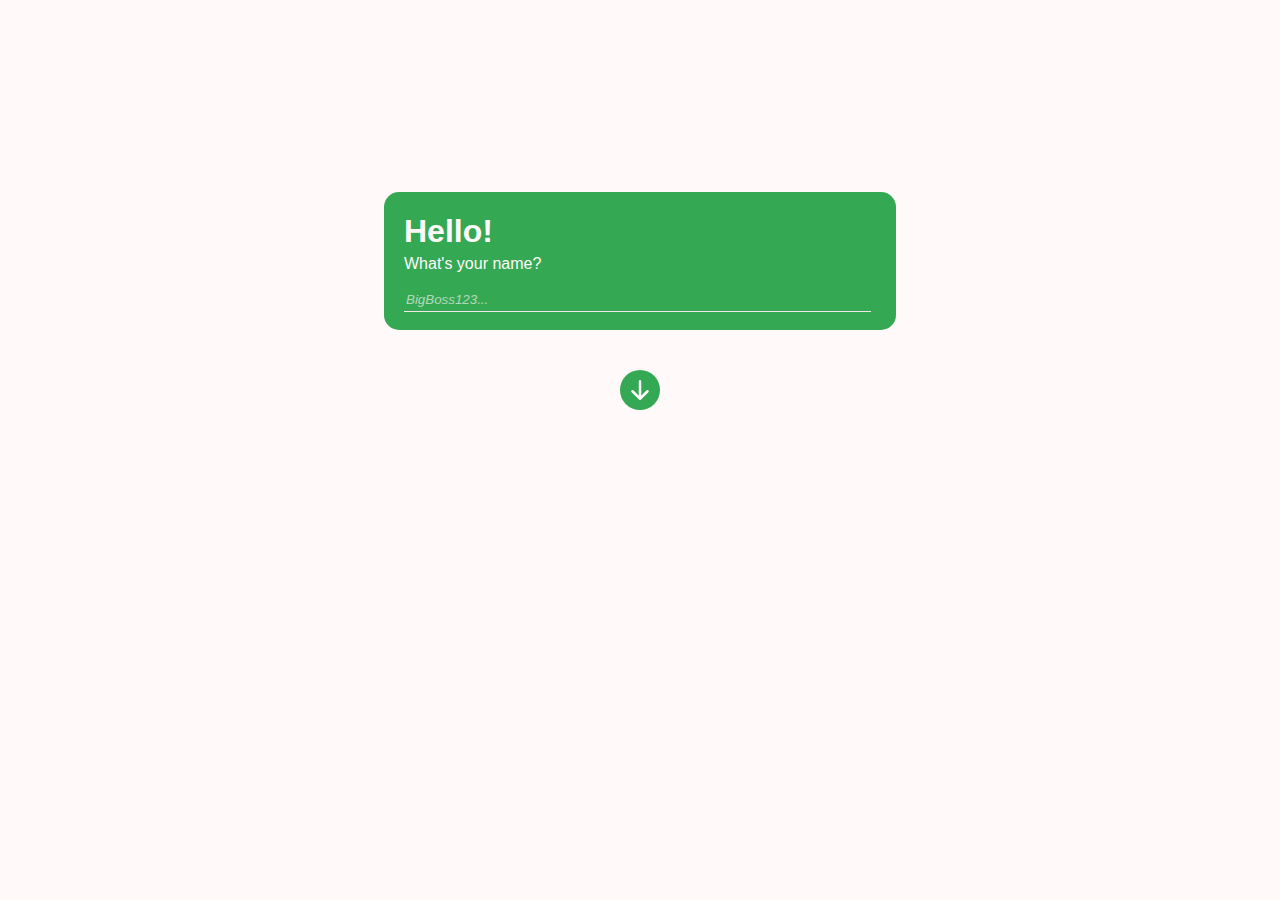
<file: gojek/index.html>
<!DOCTYPE html>
<html lang="en">
<head>
    <meta charset="UTF-8">
    <meta name="viewport" content="width=device-width, initial-scale=1.0">
    <title>GoGo</title>
    <link rel= "stylesheet" href="index.css">
</head>
<body>
    <div class="container"> 
       <div class="box">
        <h1>Hello!</h1>
        <p> What's your name? </p> 
        <input class="username" id="name" type="text" placeholder="BigBoss123..." required>
        <br>
    </div>
    <button onclick="nextpage()" id="next"> <svg xmlns="http://www.w3.org/2000/svg" width="40" height="40" class="next" fill="currentColor" viewBox="0 0 16 16">
        <path d="M16 8A8 8 0 1 1 0 8a8 8 0 0 1 16 0M8.5 4.5a.5.5 0 0 0-1 0v5.793L5.354 8.146a.5.5 0 1 0-.708.708l3 3a.5.5 0 0 0 .708 0l3-3a.5.5 0 0 0-.708-.708L8.5 10.293z"/>
      </svg> </button>
    </div>

    <script src="script.js"></script>
</body>
</html>
</file>
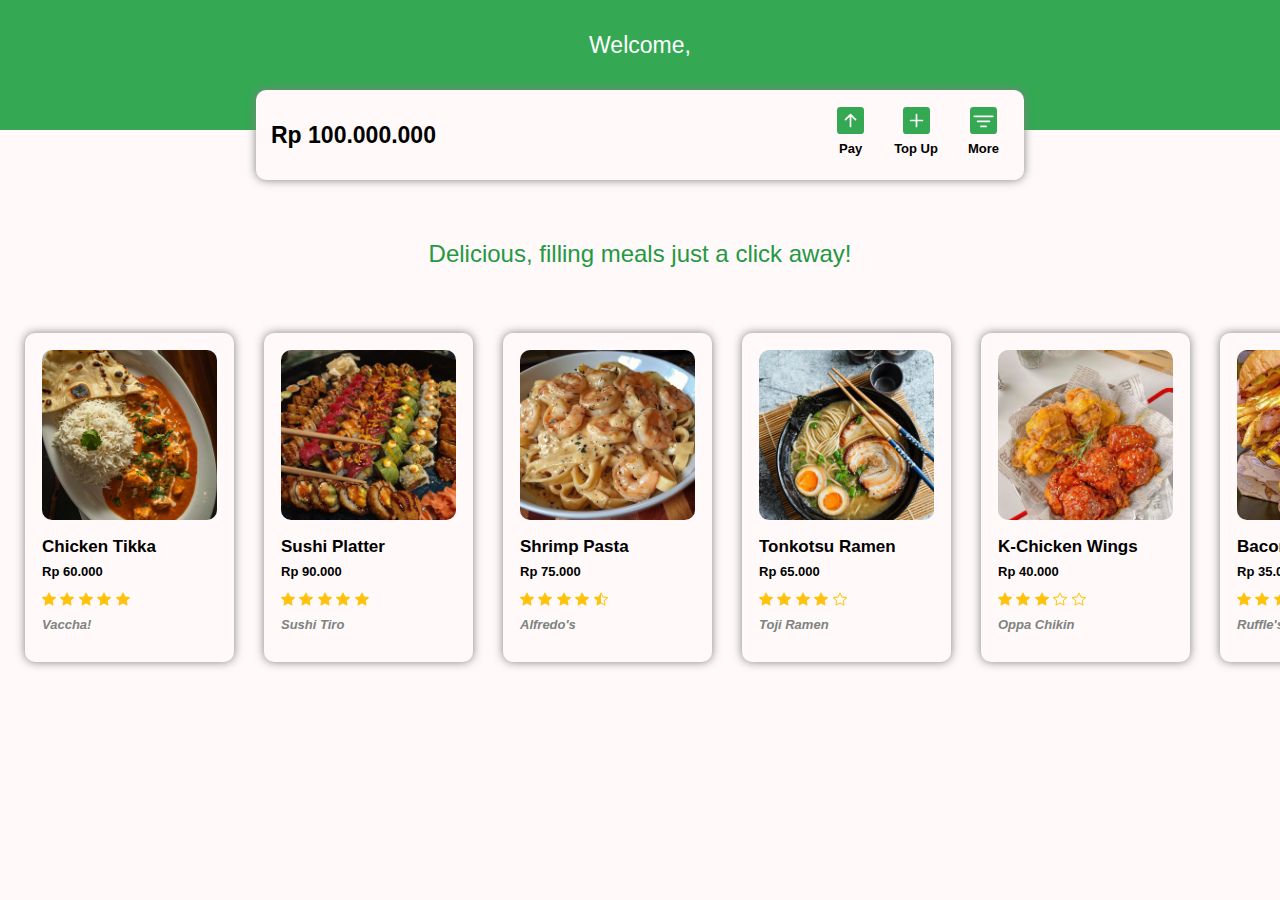
<file: gojek/mainpage.html>
<!DOCTYPE html>
<html lang="en">
<head>
    <meta charset="UTF-8">
    <meta name="viewport" content="width=device-width, initial-scale=1.0">
    <title>GoGo</title>
    <link rel="stylesheet" href="index.css">
</head>
<body>
    <div class="header">
        <p id="usnshow"> Welcome, </p>
        <div class="balance"> 
            <p>Rp 100.000.000</p>
            <div class="icons">
                <div class="pericon">
                    <svg xmlns="http://www.w3.org/2000/svg" width="27" height="27" fill="#34a853" class="pericon" viewBox="0 0 16 16">
                    <path d="M2 16a2 2 0 0 1-2-2V2a2 2 0 0 1 2-2h12a2 2 0 0 1 2 2v12a2 2 0 0 1-2 2zm6.5-4.5V5.707l2.146 2.147a.5.5 0 0 0 .708-.708l-3-3a.5.5 0 0 0-.708 0l-3 3a.5.5 0 1 0 .708.708L7.5 5.707V11.5a.5.5 0 0 0 1 0"/>
                  </svg> 
                  <p> Pay</p>
                </div>
                
                <div class="pericon"> 
                    <svg xmlns="http://www.w3.org/2000/svg" width="27" height="27" fill="#34a853" class="pericon" viewBox="0 0 16 16">
                    <path d="M2 0a2 2 0 0 0-2 2v12a2 2 0 0 0 2 2h12a2 2 0 0 0 2-2V2a2 2 0 0 0-2-2zm6.5 4.5v3h3a.5.5 0 0 1 0 1h-3v3a.5.5 0 0 1-1 0v-3h-3a.5.5 0 0 1 0-1h3v-3a.5.5 0 0 1 1 0"/>
                  </svg> 
                  <p> Top Up</p>
                </div>
                  
                <div class="pericon"> 
                    <svg xmlns="http://www.w3.org/2000/svg" width="27" height="27" fill="#34a853" class="pericon" viewBox="0 0 16 16">
                    <path d="M2 0a2 2 0 0 0-2 2v12a2 2 0 0 0 2 2h12a2 2 0 0 0 2-2V2a2 2 0 0 0-2-2zm.5 5h11a.5.5 0 0 1 0 1h-11a.5.5 0 0 1 0-1M4 8.5a.5.5 0 0 1 .5-.5h7a.5.5 0 0 1 0 1h-7a.5.5 0 0 1-.5-.5m2 3a.5.5 0 0 1 .5-.5h3a.5.5 0 0 1 0 1h-3a.5.5 0 0 1-.5-.5"/>
                  </svg> 
                  <p> More</p>
                </div>
                  
            </div>
        </div>
    </div>

    <center> <h2 style="margin-top: 110px; margin-bottom: 40px; font-weight: lighter; color: #249843"> Delicious, filling meals just a click away! </h2> </center>

    <div class="bar"> 
        <div class="menu">
            <img src="chicken tikka.jpg">
            <p id="menuname"> Chicken Tikka </p>
            <p id="price"> Rp 60.000 </p>
            <div class="stars"> 
                <svg xmlns="http://www.w3.org/2000/svg" width="14" height="14" fill="#ffc30f" viewBox="0 0 16 16">
                    <path d="M3.612 15.443c-.386.198-.824-.149-.746-.592l.83-4.73L.173 6.765c-.329-.314-.158-.888.283-.95l4.898-.696L7.538.792c.197-.39.73-.39.927 0l2.184 4.327 4.898.696c.441.062.612.636.282.95l-3.522 3.356.83 4.73c.078.443-.36.79-.746.592L8 13.187l-4.389 2.256z"/>
                </svg>
                <svg xmlns="http://www.w3.org/2000/svg" width="14" height="14" fill="#ffc30f" viewBox="0 0 16 16">
                    <path d="M3.612 15.443c-.386.198-.824-.149-.746-.592l.83-4.73L.173 6.765c-.329-.314-.158-.888.283-.95l4.898-.696L7.538.792c.197-.39.73-.39.927 0l2.184 4.327 4.898.696c.441.062.612.636.282.95l-3.522 3.356.83 4.73c.078.443-.36.79-.746.592L8 13.187l-4.389 2.256z"/>
                </svg>
                <svg xmlns="http://www.w3.org/2000/svg" width="14" height="14" fill="#ffc30f" viewBox="0 0 16 16">
                    <path d="M3.612 15.443c-.386.198-.824-.149-.746-.592l.83-4.73L.173 6.765c-.329-.314-.158-.888.283-.95l4.898-.696L7.538.792c.197-.39.73-.39.927 0l2.184 4.327 4.898.696c.441.062.612.636.282.95l-3.522 3.356.83 4.73c.078.443-.36.79-.746.592L8 13.187l-4.389 2.256z"/>
                </svg>
                <svg xmlns="http://www.w3.org/2000/svg" width="14" height="14" fill="#ffc30f" viewBox="0 0 16 16">
                    <path d="M3.612 15.443c-.386.198-.824-.149-.746-.592l.83-4.73L.173 6.765c-.329-.314-.158-.888.283-.95l4.898-.696L7.538.792c.197-.39.73-.39.927 0l2.184 4.327 4.898.696c.441.062.612.636.282.95l-3.522 3.356.83 4.73c.078.443-.36.79-.746.592L8 13.187l-4.389 2.256z"/>
                </svg>
                <svg xmlns="http://www.w3.org/2000/svg" width="14" height="14" fill="#ffc30f" viewBox="0 0 16 16">
                    <path d="M3.612 15.443c-.386.198-.824-.149-.746-.592l.83-4.73L.173 6.765c-.329-.314-.158-.888.283-.95l4.898-.696L7.538.792c.197-.39.73-.39.927 0l2.184 4.327 4.898.696c.441.062.612.636.282.95l-3.522 3.356.83 4.73c.078.443-.36.79-.746.592L8 13.187l-4.389 2.256z"/>
                </svg>
            </div>
            <p id="resto">Vaccha!</p>
        </div>
        <div class="menu">
            <img src="sushi platter.jpg">
            <p id="menuname"> Sushi Platter </p>
            <p id="price"> Rp 90.000 </p>
            <div class="stars"> 
                <svg xmlns="http://www.w3.org/2000/svg" width="14" height="14" fill="#ffc30f" viewBox="0 0 16 16">
                    <path d="M3.612 15.443c-.386.198-.824-.149-.746-.592l.83-4.73L.173 6.765c-.329-.314-.158-.888.283-.95l4.898-.696L7.538.792c.197-.39.73-.39.927 0l2.184 4.327 4.898.696c.441.062.612.636.282.95l-3.522 3.356.83 4.73c.078.443-.36.79-.746.592L8 13.187l-4.389 2.256z"/>
                </svg>
                <svg xmlns="http://www.w3.org/2000/svg" width="14" height="14" fill="#ffc30f" viewBox="0 0 16 16">
                    <path d="M3.612 15.443c-.386.198-.824-.149-.746-.592l.83-4.73L.173 6.765c-.329-.314-.158-.888.283-.95l4.898-.696L7.538.792c.197-.39.73-.39.927 0l2.184 4.327 4.898.696c.441.062.612.636.282.95l-3.522 3.356.83 4.73c.078.443-.36.79-.746.592L8 13.187l-4.389 2.256z"/>
                </svg>
                <svg xmlns="http://www.w3.org/2000/svg" width="14" height="14" fill="#ffc30f" viewBox="0 0 16 16">
                    <path d="M3.612 15.443c-.386.198-.824-.149-.746-.592l.83-4.73L.173 6.765c-.329-.314-.158-.888.283-.95l4.898-.696L7.538.792c.197-.39.73-.39.927 0l2.184 4.327 4.898.696c.441.062.612.636.282.95l-3.522 3.356.83 4.73c.078.443-.36.79-.746.592L8 13.187l-4.389 2.256z"/>
                </svg>
                <svg xmlns="http://www.w3.org/2000/svg" width="14" height="14" fill="#ffc30f" viewBox="0 0 16 16">
                    <path d="M3.612 15.443c-.386.198-.824-.149-.746-.592l.83-4.73L.173 6.765c-.329-.314-.158-.888.283-.95l4.898-.696L7.538.792c.197-.39.73-.39.927 0l2.184 4.327 4.898.696c.441.062.612.636.282.95l-3.522 3.356.83 4.73c.078.443-.36.79-.746.592L8 13.187l-4.389 2.256z"/>
                </svg>
                <svg xmlns="http://www.w3.org/2000/svg" width="14" height="14" fill="#ffc30f" viewBox="0 0 16 16">
                    <path d="M3.612 15.443c-.386.198-.824-.149-.746-.592l.83-4.73L.173 6.765c-.329-.314-.158-.888.283-.95l4.898-.696L7.538.792c.197-.39.73-.39.927 0l2.184 4.327 4.898.696c.441.062.612.636.282.95l-3.522 3.356.83 4.73c.078.443-.36.79-.746.592L8 13.187l-4.389 2.256z"/>
                </svg>
            </div>
            <p id="resto">Sushi Tiro</p>
        </div>
        <div class="menu">
            <img src="pasta.jpg">
            <p id="menuname"> Shrimp Pasta </p>
            <p id="price"> Rp 75.000 </p>
            <div class="stars"> 
                <svg xmlns="http://www.w3.org/2000/svg" width="14" height="14" fill="#ffc30f" viewBox="0 0 16 16">
                    <path d="M3.612 15.443c-.386.198-.824-.149-.746-.592l.83-4.73L.173 6.765c-.329-.314-.158-.888.283-.95l4.898-.696L7.538.792c.197-.39.73-.39.927 0l2.184 4.327 4.898.696c.441.062.612.636.282.95l-3.522 3.356.83 4.73c.078.443-.36.79-.746.592L8 13.187l-4.389 2.256z"/>
                </svg>
                <svg xmlns="http://www.w3.org/2000/svg" width="14" height="14" fill="#ffc30f" viewBox="0 0 16 16">
                    <path d="M3.612 15.443c-.386.198-.824-.149-.746-.592l.83-4.73L.173 6.765c-.329-.314-.158-.888.283-.95l4.898-.696L7.538.792c.197-.39.73-.39.927 0l2.184 4.327 4.898.696c.441.062.612.636.282.95l-3.522 3.356.83 4.73c.078.443-.36.79-.746.592L8 13.187l-4.389 2.256z"/>
                </svg>
                <svg xmlns="http://www.w3.org/2000/svg" width="14" height="14" fill="#ffc30f" viewBox="0 0 16 16">
                    <path d="M3.612 15.443c-.386.198-.824-.149-.746-.592l.83-4.73L.173 6.765c-.329-.314-.158-.888.283-.95l4.898-.696L7.538.792c.197-.39.73-.39.927 0l2.184 4.327 4.898.696c.441.062.612.636.282.95l-3.522 3.356.83 4.73c.078.443-.36.79-.746.592L8 13.187l-4.389 2.256z"/>
                </svg>
                <svg xmlns="http://www.w3.org/2000/svg" width="14" height="14" fill="#ffc30f" viewBox="0 0 16 16">
                    <path d="M3.612 15.443c-.386.198-.824-.149-.746-.592l.83-4.73L.173 6.765c-.329-.314-.158-.888.283-.95l4.898-.696L7.538.792c.197-.39.73-.39.927 0l2.184 4.327 4.898.696c.441.062.612.636.282.95l-3.522 3.356.83 4.73c.078.443-.36.79-.746.592L8 13.187l-4.389 2.256z"/>
                </svg>
                <svg xmlns="http://www.w3.org/2000/svg" width="14" height="14" fill="#ffc30f"  viewBox="0 0 16 16">
                    <path d="M5.354 5.119 7.538.792A.52.52 0 0 1 8 .5c.183 0 .366.097.465.292l2.184 4.327 4.898.696A.54.54 0 0 1 16 6.32a.55.55 0 0 1-.17.445l-3.523 3.356.83 4.73c.078.443-.36.79-.746.592L8 13.187l-4.389 2.256a.5.5 0 0 1-.146.05c-.342.06-.668-.254-.6-.642l.83-4.73L.173 6.765a.55.55 0 0 1-.172-.403.6.6 0 0 1 .085-.302.51.51 0 0 1 .37-.245zM8 12.027a.5.5 0 0 1 .232.056l3.686 1.894-.694-3.957a.56.56 0 0 1 .162-.505l2.907-2.77-4.052-.576a.53.53 0 0 1-.393-.288L8.001 2.223 8 2.226z"/>
                </svg>
            </div>
            <p id="resto">Alfredo's</p>
        </div>

        <div class="menu">
            <img src="Tonkotsu Ramen.jpg">
            <p id="menuname"> Tonkotsu Ramen </p>
            <p id="price"> Rp 65.000 </p>
            <div class="stars"> 
                <svg xmlns="http://www.w3.org/2000/svg" width="14" height="14" fill="#ffc30f" viewBox="0 0 16 16">
                    <path d="M3.612 15.443c-.386.198-.824-.149-.746-.592l.83-4.73L.173 6.765c-.329-.314-.158-.888.283-.95l4.898-.696L7.538.792c.197-.39.73-.39.927 0l2.184 4.327 4.898.696c.441.062.612.636.282.95l-3.522 3.356.83 4.73c.078.443-.36.79-.746.592L8 13.187l-4.389 2.256z"/>
                </svg>
                <svg xmlns="http://www.w3.org/2000/svg" width="14" height="14" fill="#ffc30f" viewBox="0 0 16 16">
                    <path d="M3.612 15.443c-.386.198-.824-.149-.746-.592l.83-4.73L.173 6.765c-.329-.314-.158-.888.283-.95l4.898-.696L7.538.792c.197-.39.73-.39.927 0l2.184 4.327 4.898.696c.441.062.612.636.282.95l-3.522 3.356.83 4.73c.078.443-.36.79-.746.592L8 13.187l-4.389 2.256z"/>
                </svg>
                <svg xmlns="http://www.w3.org/2000/svg" width="14" height="14" fill="#ffc30f" viewBox="0 0 16 16">
                    <path d="M3.612 15.443c-.386.198-.824-.149-.746-.592l.83-4.73L.173 6.765c-.329-.314-.158-.888.283-.95l4.898-.696L7.538.792c.197-.39.73-.39.927 0l2.184 4.327 4.898.696c.441.062.612.636.282.95l-3.522 3.356.83 4.73c.078.443-.36.79-.746.592L8 13.187l-4.389 2.256z"/>
                </svg>
                <svg xmlns="http://www.w3.org/2000/svg" width="14" height="14" fill="#ffc30f" viewBox="0 0 16 16">
                    <path d="M3.612 15.443c-.386.198-.824-.149-.746-.592l.83-4.73L.173 6.765c-.329-.314-.158-.888.283-.95l4.898-.696L7.538.792c.197-.39.73-.39.927 0l2.184 4.327 4.898.696c.441.062.612.636.282.95l-3.522 3.356.83 4.73c.078.443-.36.79-.746.592L8 13.187l-4.389 2.256z"/>
                </svg>
                <svg xmlns="http://www.w3.org/2000/svg" width="14" height="14" fill="#ffc30f" viewBox="0 0 16 16">
                    <path d="M2.866 14.85c-.078.444.36.791.746.593l4.39-2.256 4.389 2.256c.386.198.824-.149.746-.592l-.83-4.73 3.522-3.356c.33-.314.16-.888-.282-.95l-4.898-.696L8.465.792a.513.513 0 0 0-.927 0L5.354 5.12l-4.898.696c-.441.062-.612.636-.283.95l3.523 3.356-.83 4.73zm4.905-2.767-3.686 1.894.694-3.957a.56.56 0 0 0-.163-.505L1.71 6.745l4.052-.576a.53.53 0 0 0 .393-.288L8 2.223l1.847 3.658a.53.53 0 0 0 .393.288l4.052.575-2.906 2.77a.56.56 0 0 0-.163.506l.694 3.957-3.686-1.894a.5.5 0 0 0-.461 0z"/>
                </svg>
            </div>
            <p id="resto">Toji Ramen</p>
        </div>

        <div class="menu">
            <img src="kbbq.jpg">
            <p id="menuname"> K-Chicken Wings </p>
            <p id="price"> Rp 40.000 </p>
            <div class="stars"> 
                <svg xmlns="http://www.w3.org/2000/svg" width="14" height="14" fill="#ffc30f" viewBox="0 0 16 16">
                    <path d="M3.612 15.443c-.386.198-.824-.149-.746-.592l.83-4.73L.173 6.765c-.329-.314-.158-.888.283-.95l4.898-.696L7.538.792c.197-.39.73-.39.927 0l2.184 4.327 4.898.696c.441.062.612.636.282.95l-3.522 3.356.83 4.73c.078.443-.36.79-.746.592L8 13.187l-4.389 2.256z"/>
                </svg>
                <svg xmlns="http://www.w3.org/2000/svg" width="14" height="14" fill="#ffc30f" viewBox="0 0 16 16">
                    <path d="M3.612 15.443c-.386.198-.824-.149-.746-.592l.83-4.73L.173 6.765c-.329-.314-.158-.888.283-.95l4.898-.696L7.538.792c.197-.39.73-.39.927 0l2.184 4.327 4.898.696c.441.062.612.636.282.95l-3.522 3.356.83 4.73c.078.443-.36.79-.746.592L8 13.187l-4.389 2.256z"/>
                </svg>
                <svg xmlns="http://www.w3.org/2000/svg" width="14" height="14" fill="#ffc30f" viewBox="0 0 16 16">
                    <path d="M3.612 15.443c-.386.198-.824-.149-.746-.592l.83-4.73L.173 6.765c-.329-.314-.158-.888.283-.95l4.898-.696L7.538.792c.197-.39.73-.39.927 0l2.184 4.327 4.898.696c.441.062.612.636.282.95l-3.522 3.356.83 4.73c.078.443-.36.79-.746.592L8 13.187l-4.389 2.256z"/>
                </svg>
                <svg xmlns="http://www.w3.org/2000/svg" width="14" height="14" fill="#ffc30f" viewBox="0 0 16 16">
                    <path d="M2.866 14.85c-.078.444.36.791.746.593l4.39-2.256 4.389 2.256c.386.198.824-.149.746-.592l-.83-4.73 3.522-3.356c.33-.314.16-.888-.282-.95l-4.898-.696L8.465.792a.513.513 0 0 0-.927 0L5.354 5.12l-4.898.696c-.441.062-.612.636-.283.95l3.523 3.356-.83 4.73zm4.905-2.767-3.686 1.894.694-3.957a.56.56 0 0 0-.163-.505L1.71 6.745l4.052-.576a.53.53 0 0 0 .393-.288L8 2.223l1.847 3.658a.53.53 0 0 0 .393.288l4.052.575-2.906 2.77a.56.56 0 0 0-.163.506l.694 3.957-3.686-1.894a.5.5 0 0 0-.461 0z"/>
                </svg>
                <svg xmlns="http://www.w3.org/2000/svg" width="14" height="14" fill="#ffc30f" viewBox="0 0 16 16">
                    <path d="M2.866 14.85c-.078.444.36.791.746.593l4.39-2.256 4.389 2.256c.386.198.824-.149.746-.592l-.83-4.73 3.522-3.356c.33-.314.16-.888-.282-.95l-4.898-.696L8.465.792a.513.513 0 0 0-.927 0L5.354 5.12l-4.898.696c-.441.062-.612.636-.283.95l3.523 3.356-.83 4.73zm4.905-2.767-3.686 1.894.694-3.957a.56.56 0 0 0-.163-.505L1.71 6.745l4.052-.576a.53.53 0 0 0 .393-.288L8 2.223l1.847 3.658a.53.53 0 0 0 .393.288l4.052.575-2.906 2.77a.56.56 0 0 0-.163.506l.694 3.957-3.686-1.894a.5.5 0 0 0-.461 0z"/>
                </svg>
            </div>
            <p id="resto">Oppa Chikin</p>
        </div>

        <div class="menu">
            <img src="cheeseburger.jpg">
            <p id="menuname"> Bacon Cheese Burger </p>
            <p id="price"> Rp 35.000 </p>
            <div class="stars"> 
                <svg xmlns="http://www.w3.org/2000/svg" width="14" height="14" fill="#ffc30f" viewBox="0 0 16 16">
                    <path d="M3.612 15.443c-.386.198-.824-.149-.746-.592l.83-4.73L.173 6.765c-.329-.314-.158-.888.283-.95l4.898-.696L7.538.792c.197-.39.73-.39.927 0l2.184 4.327 4.898.696c.441.062.612.636.282.95l-3.522 3.356.83 4.73c.078.443-.36.79-.746.592L8 13.187l-4.389 2.256z"/>
                </svg>
                <svg xmlns="http://www.w3.org/2000/svg" width="14" height="14" fill="#ffc30f" viewBox="0 0 16 16">
                    <path d="M3.612 15.443c-.386.198-.824-.149-.746-.592l.83-4.73L.173 6.765c-.329-.314-.158-.888.283-.95l4.898-.696L7.538.792c.197-.39.73-.39.927 0l2.184 4.327 4.898.696c.441.062.612.636.282.95l-3.522 3.356.83 4.73c.078.443-.36.79-.746.592L8 13.187l-4.389 2.256z"/>
                </svg>
                <svg xmlns="http://www.w3.org/2000/svg" width="14" height="14" fill="#ffc30f" viewBox="0 0 16 16">
                    <path d="M3.612 15.443c-.386.198-.824-.149-.746-.592l.83-4.73L.173 6.765c-.329-.314-.158-.888.283-.95l4.898-.696L7.538.792c.197-.39.73-.39.927 0l2.184 4.327 4.898.696c.441.062.612.636.282.95l-3.522 3.356.83 4.73c.078.443-.36.79-.746.592L8 13.187l-4.389 2.256z"/>
                </svg>
                <svg xmlns="http://www.w3.org/2000/svg" width="14" height="14" fill="#ffc30f" viewBox="0 0 16 16">
                    <path d="M3.612 15.443c-.386.198-.824-.149-.746-.592l.83-4.73L.173 6.765c-.329-.314-.158-.888.283-.95l4.898-.696L7.538.792c.197-.39.73-.39.927 0l2.184 4.327 4.898.696c.441.062.612.636.282.95l-3.522 3.356.83 4.73c.078.443-.36.79-.746.592L8 13.187l-4.389 2.256z"/>
                </svg>
                <svg xmlns="http://www.w3.org/2000/svg" width="14" height="14" fill="#ffc30f"  viewBox="0 0 16 16">
                    <path d="M5.354 5.119 7.538.792A.52.52 0 0 1 8 .5c.183 0 .366.097.465.292l2.184 4.327 4.898.696A.54.54 0 0 1 16 6.32a.55.55 0 0 1-.17.445l-3.523 3.356.83 4.73c.078.443-.36.79-.746.592L8 13.187l-4.389 2.256a.5.5 0 0 1-.146.05c-.342.06-.668-.254-.6-.642l.83-4.73L.173 6.765a.55.55 0 0 1-.172-.403.6.6 0 0 1 .085-.302.51.51 0 0 1 .37-.245zM8 12.027a.5.5 0 0 1 .232.056l3.686 1.894-.694-3.957a.56.56 0 0 1 .162-.505l2.907-2.77-4.052-.576a.53.53 0 0 1-.393-.288L8.001 2.223 8 2.226z"/>
                </svg>
            </div>
            <p id="resto">Ruffle's Diner</p>
        </div>
    </div>
    <script src="script.js"></script>
</body>
</html>
</file>
<file: gojek/index.css>
body{
    font-family: Arial, Helvetica, sans-serif;
    background-color: #fff9f9;
    margin: 0;
}

.header{
    background-color: #34a853;
    width: 100%;
    height: 130px;
}

.header p{
    margin: 0;
    padding: 15px;
    height: 60px;
    color: white;
    font-size: 23px;
    display: flex;
    justify-content: center;
    align-items: center
}


.balance{
    display: flex;
    justify-content: space-between;
    align-items: center;
    background-color: #fff9f9;
    width: 60%;
    box-shadow: #7e837f 0px 0px 10px;
    border-radius: 10px;
    margin-left: 20%;
}

.balance p{
    color:black;
    font-weight: bold;
}

.icons{
    display: flex;
    align-items: center;
    gap: 30px;
    padding-right: 25px;
}



.pericon{
    display: flex;
    justify-content: center;
    align-items: center;
    flex-direction: column;
}

.pericon p{
    font-size: 13px;
    padding: 0;
    margin: 0;
    height: 30px;
}

/* LANDING PAGE */

.container{
    display: flex;
    justify-content: center;
    align-items: center;
    flex-direction: column;
    width:  100%;
}

#next{
    display: flex;
    justify-content: center;
    align-items: center;
    margin-top: 40px;
    border: 0;
    transition: all 0.3s ease-in-out;
    color: #34a853;
    width: 40px;
    height: 40px;
    background-color: #ffffffb7;
    border-radius: 50%;
    padding: 0
}

#next:hover{
    cursor: pointer;
    transform: scale(1.07);
    color:bisque;
    background-color: #34a853;
}

.box{

    display: flex;
    justify-content: flex-start;
    flex-direction: column;
    border-radius: 15px;
    background-color: #34a853;
    color:#fff9f9;
    margin-top: 15%;
    width: 40%;
}

.box h1{
    margin-bottom: 0;
    margin-left: 20px;
}

.box p{
    margin-top: 5px;
    margin-left: 20px;
}


.username{
    border: 0;
    border-bottom: 1px solid #f6e8ea;
    line-height: 20px;
    color:#fff9f9;
    background-color: transparent;
    outline: 0;
    margin-left: 20px;
    margin-right: 25px;
}

.username::placeholder{
    color: #fff9f9a0;
    font-style: italic;
}



/* MAIN PAGE */

img{
    width: 175px;
    height: 170px;
    object-fit: cover;
    border-radius: 10px;
}

#menuname{
    font-weight: bold;
    font-size: 17px;
    margin-bottom: 0;
}

#price{
    font-weight: bold;
    font-size: 13px;
    margin-top: 7px;
}

#resto{
    font-style: italic;
    font-weight: bold;
    font-size: 13px;
    margin-top: 7px;
    color: #7e837f;
}

.menu{
    width: 175px;
    height: auto;
    padding: 17px;
    margin: 15px;
    border-radius: 10px;
    box-shadow: #7e837f 0px 0px 10px;
    display: flex;
    flex-direction: column;
    justify-content: center;
    transition: all 0.5s ease-in-out;
}

.menu:hover{
    transform: scale(1.07);
}

.bar{
    display: flex;
    overflow: auto;
    white-space: nowrap;
    padding: 10px;
}
</file>
